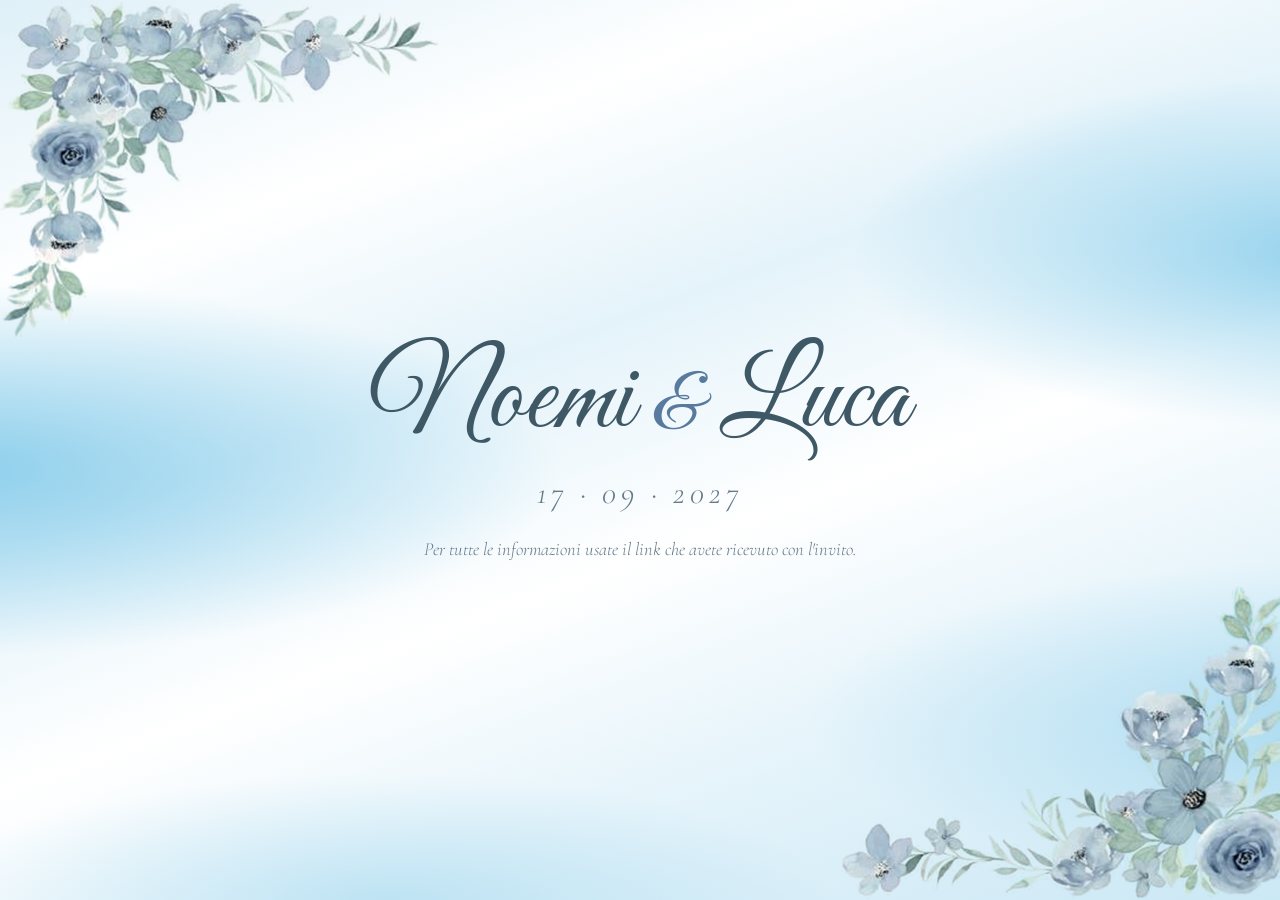
<file: index.html>
<!DOCTYPE html>
<html lang="it">
<head>
  <meta charset="UTF-8">
  <meta name="viewport" content="width=device-width, initial-scale=1.0">
  <meta name="robots" content="noindex, nofollow">
  <title>Noemi & Luca · 17 Settembre 2027</title>
  <meta name="theme-color" content="#f5fafd">
  <link rel="icon" href="data:image/svg+xml,<svg xmlns='http://www.w3.org/2000/svg' viewBox='0 0 100 100'><text y='.9em' font-size='90'>💍</text></svg>">
  <link rel="preconnect" href="https://fonts.googleapis.com">
  <link rel="preconnect" href="https://fonts.gstatic.com" crossorigin>
  <link href="https://fonts.googleapis.com/css2?family=Cormorant+Garamond:ital,wght@0,400;1,400&family=Great+Vibes&family=Jost:wght@300&display=swap" rel="stylesheet">
  <style>
    * { box-sizing: border-box; margin: 0; padding: 0; }
    body {
      min-height: 100vh; display: grid; place-items: center; text-align: center; padding: 2rem;
      font-family: "Jost", system-ui, sans-serif; font-weight: 300; color: #3e5866;
      background: #f5fafd;
    }
    body::before {
      content: ""; position: fixed; top: 0; left: 0; width: 100%; height: 100vh; height: 100lvh; z-index: -1; pointer-events: none; transform: translateZ(0);
      background:
        radial-gradient(ellipse 70% 30% at -5% 52%, rgba(120, 198, 232, .85), transparent 70%),
        radial-gradient(ellipse 55% 28% at 105% 28%, rgba(120, 198, 232, .8), transparent 70%),
        radial-gradient(ellipse 60% 25% at 105% 80%, rgba(140, 206, 236, .6), transparent 70%),
        radial-gradient(ellipse 50% 20% at 30% 100%, rgba(150, 210, 236, .5), transparent 70%),
        linear-gradient(160deg, #dff0f8 0%, #ffffff 22%, #e4f3fa 40%, #ffffff 58%, #e8f5fb 74%, #cbe8f5 100%);
    }
    .fiori { position: fixed; width: clamp(180px, 52vw, 440px); pointer-events: none; z-index: -1; }
    .fiori--tl { top: 0; left: 0; }
    .fiori--br { bottom: 0; right: 0; }
    h1 { font-family: "Great Vibes", cursive; font-weight: 400; font-size: clamp(3.5rem, 14vw, 7rem); line-height: 1.1; }
    h1 span { color: #587a9e; font-size: .7em; }
    .date { font-family: "Cormorant Garamond", Georgia, serif; font-size: clamp(1.4rem, 5vw, 2rem); letter-spacing: .15em; margin: .6rem 0 1.6rem; }
    p { color: #647a88; font-style: italic; font-family: "Cormorant Garamond", Georgia, serif; font-size: 1.15rem; }
  </style>
</head>
<body>
  <img class="fiori fiori--tl" src="assets/fiori-tl.png" alt="" aria-hidden="true">
  <img class="fiori fiori--br" src="assets/fiori-mr.png" alt="" aria-hidden="true">
  <main>
    <h1>Noemi <span>&amp;</span> Luca</h1>
    <p class="date">17 · 09 · 2027</p>
    <p>Per tutte le informazioni usate il link che avete ricevuto con l'invito.</p>
  </main>
</body>
</html>
</file>
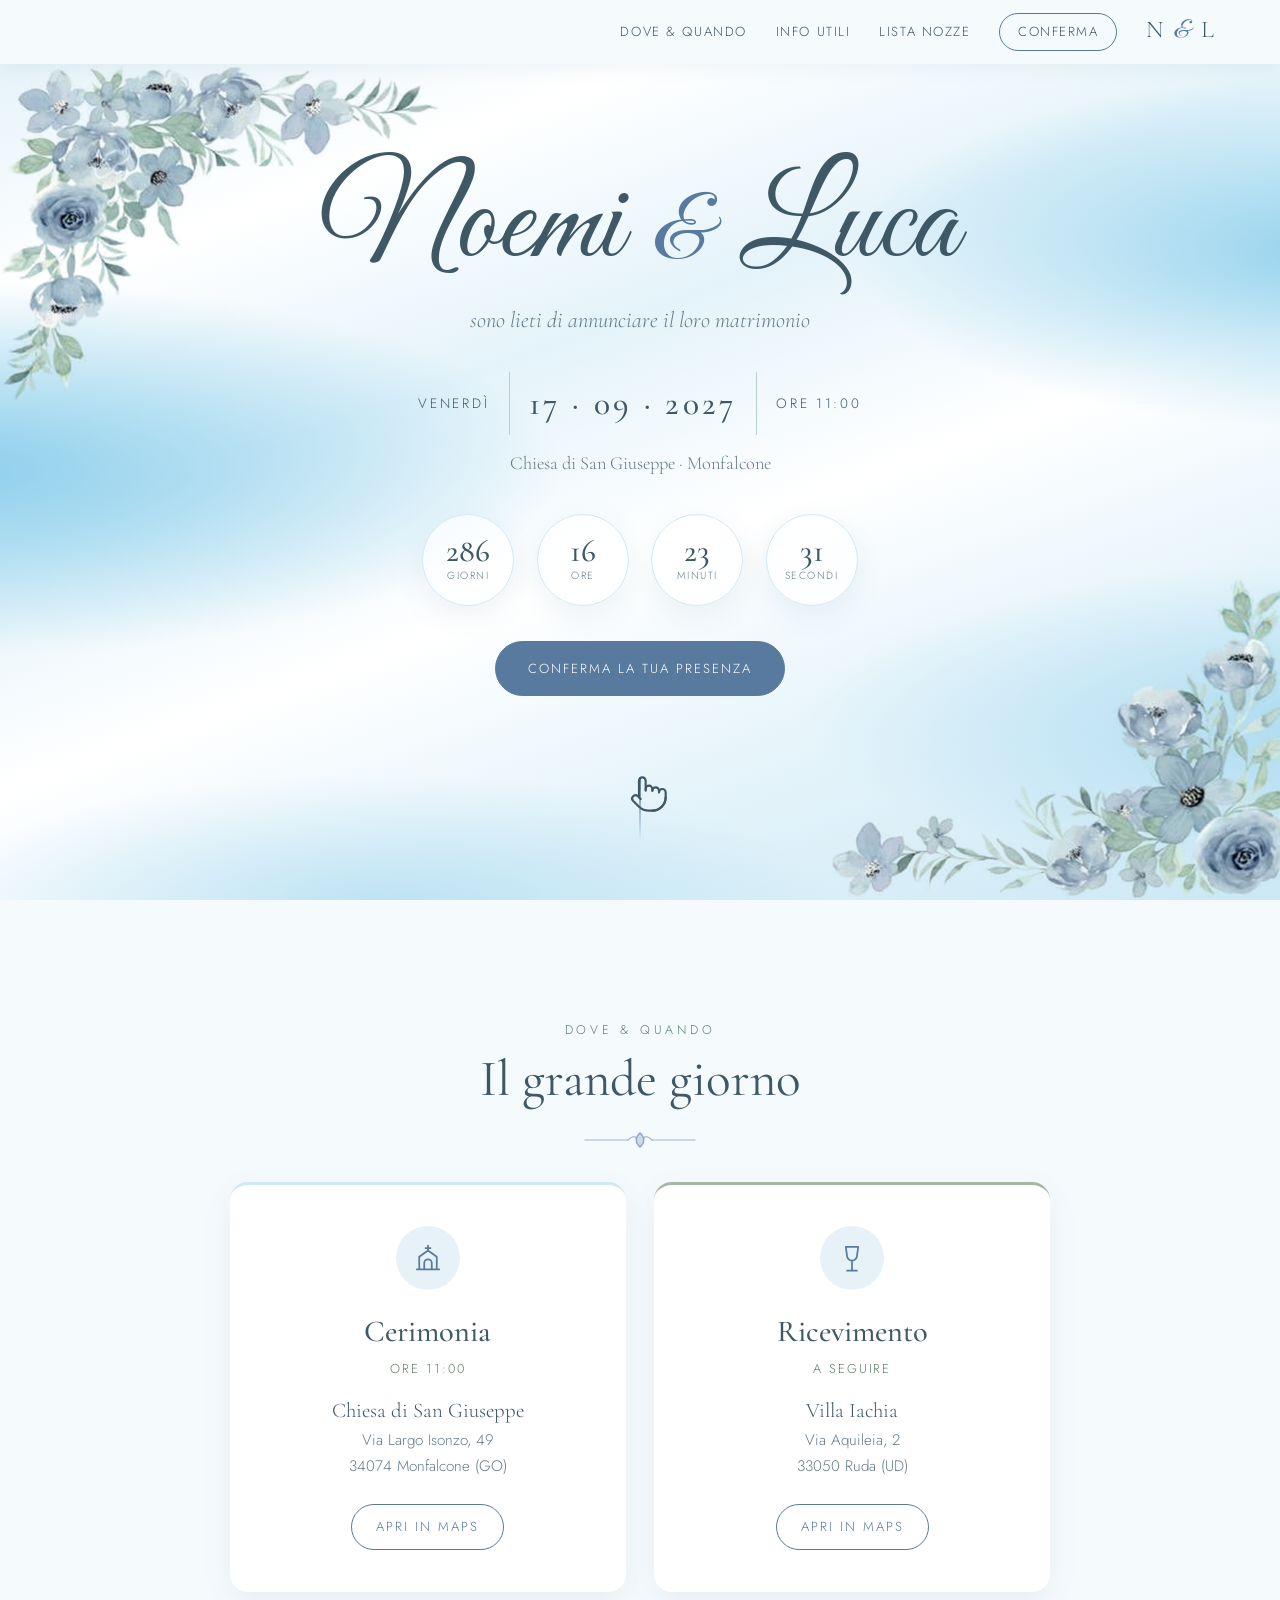
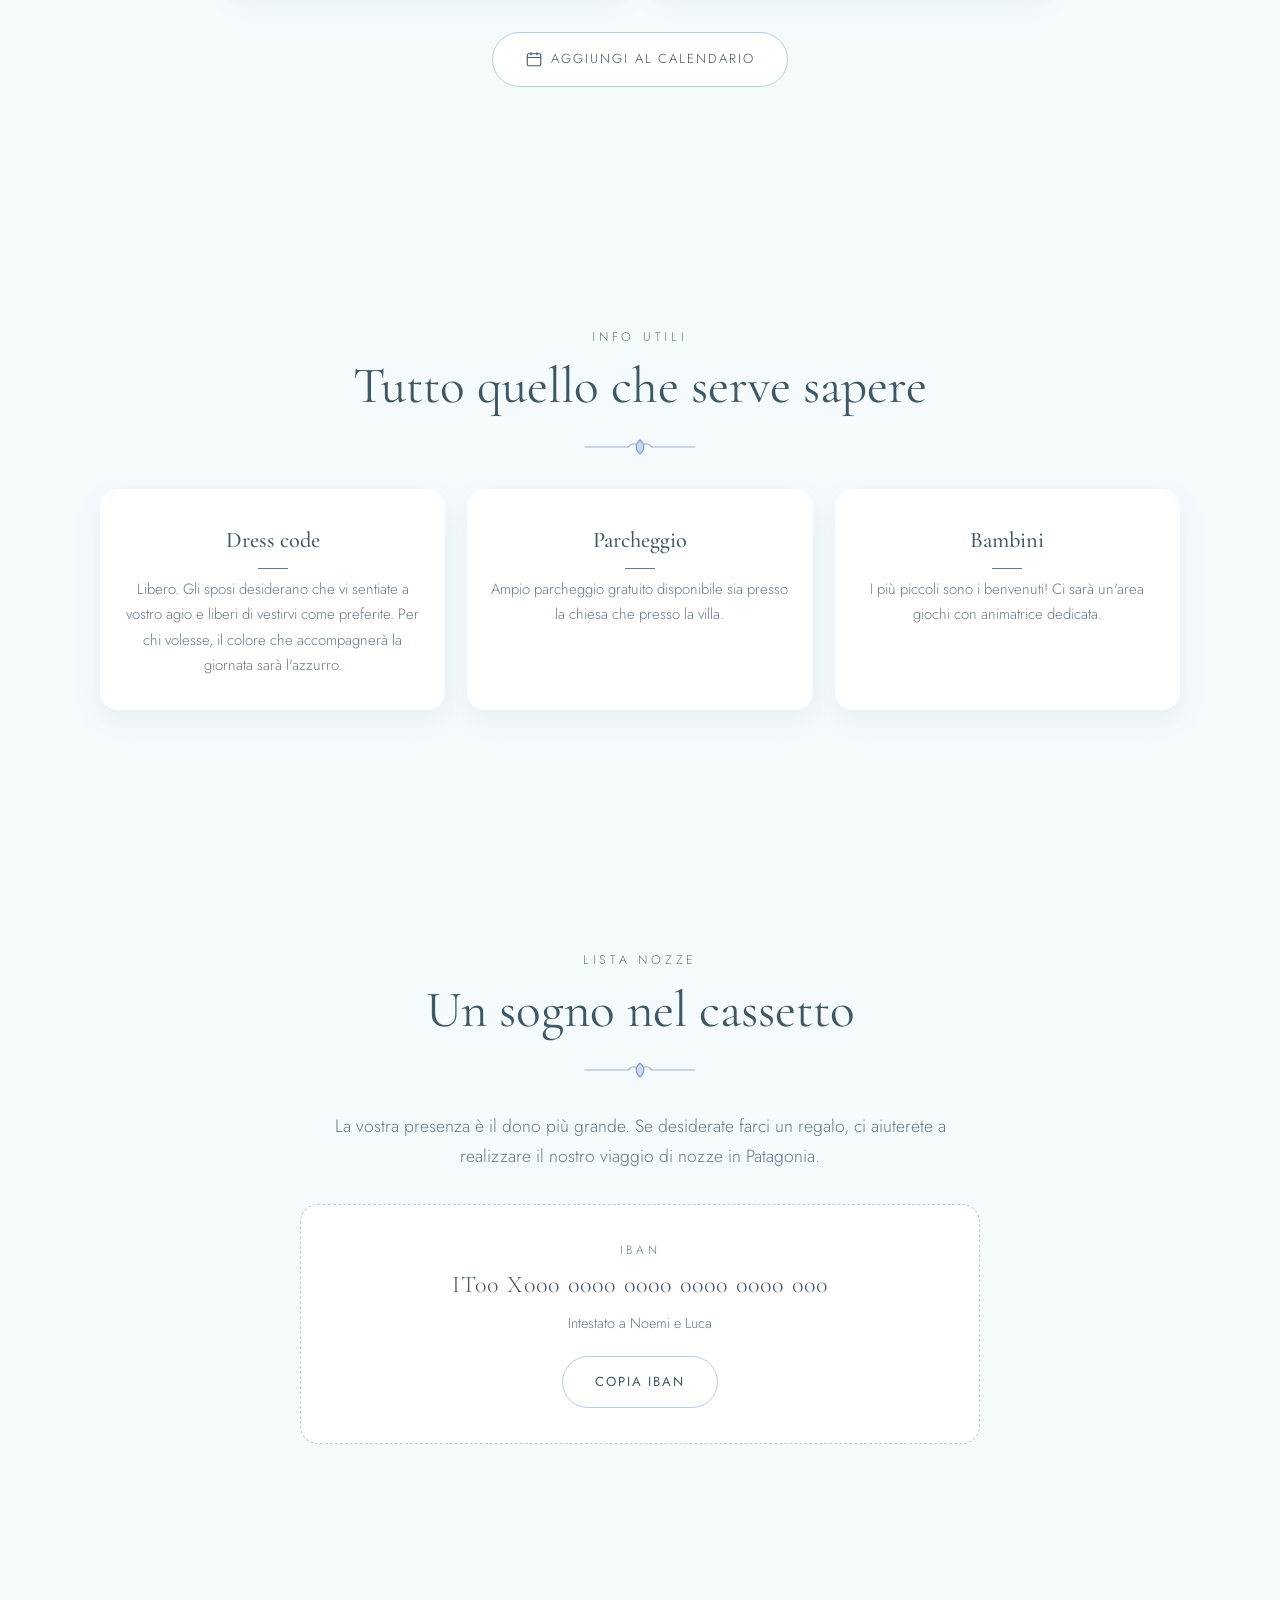
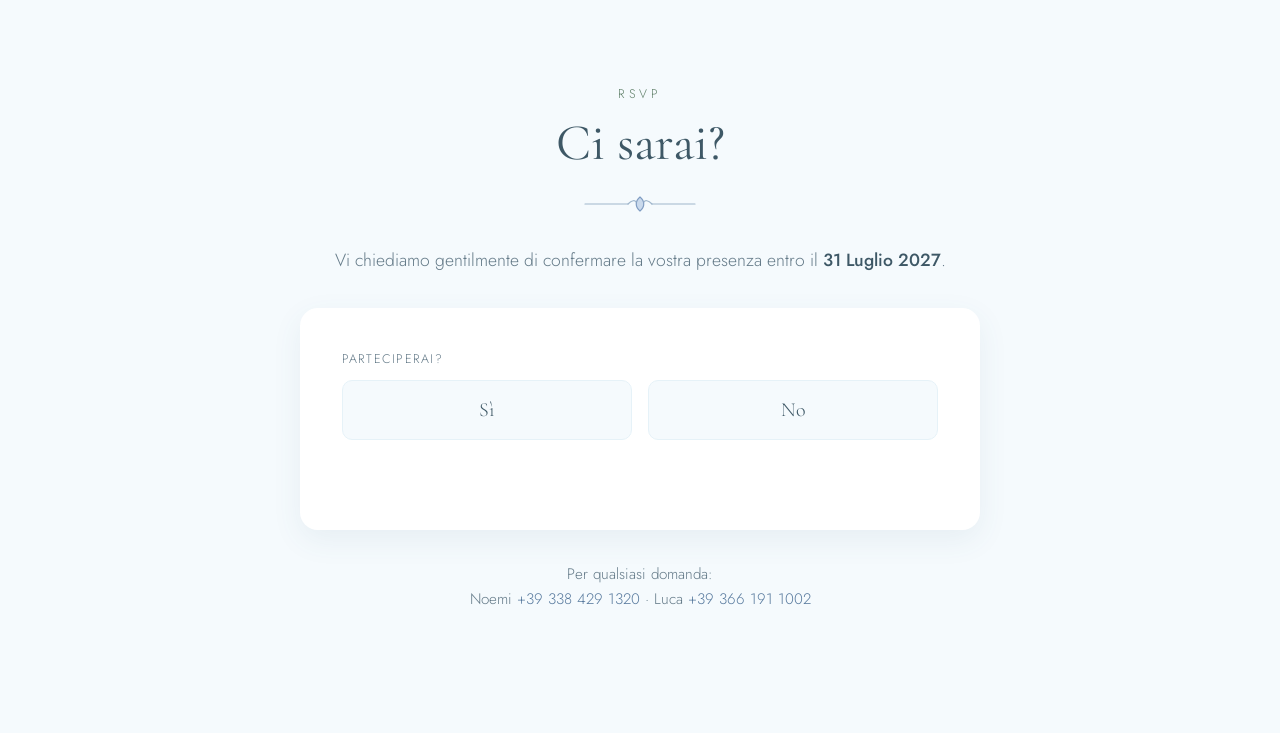
<file: c5f4a5kf/index.html>
<!DOCTYPE html>
<html lang="it">
<head>
  <meta charset="UTF-8">
  <meta name="viewport" content="width=device-width, initial-scale=1.0">
  <meta name="robots" content="noindex, nofollow">
  <meta name="referrer" content="no-referrer">
  <title>Noemi & Luca · 17 Settembre 2027</title>
  <meta name="description" content="Siete invitati al matrimonio di Noemi e Luca. Tutte le informazioni su cerimonia, ricevimento e conferma presenza.">
  <meta property="og:title" content="Noemi & Luca si sposano">
  <meta property="og:description" content="17 Settembre 2027 · Tutte le informazioni sul nostro giorno speciale">
  <meta name="theme-color" content="#f5fafd">
  <link rel="icon" href="data:image/svg+xml,<svg xmlns='http://www.w3.org/2000/svg' viewBox='0 0 100 100'><text y='.9em' font-size='90'>💍</text></svg>">
  <link rel="preconnect" href="https://fonts.googleapis.com">
  <link rel="preconnect" href="https://fonts.gstatic.com" crossorigin>
  <link href="https://fonts.googleapis.com/css2?family=Cormorant+Garamond:ital,wght@0,400;0,500;0,600;1,400&family=Great+Vibes&family=Jost:wght@300;400;500&display=swap" rel="stylesheet">
  <link rel="stylesheet" href="assets/style.css?v=17">
</head>
<body>

  <!-- NAV -->
  <header class="nav" id="nav">
    <a href="#home" class="nav__logo">N <span>&amp;</span> L</a>
    <button class="nav__toggle" id="navToggle" aria-label="Apri menu" aria-expanded="false">
      <span></span><span></span>
    </button>
    <nav class="nav__links" id="navLinks">
      <a href="#dove">Dove &amp; quando</a>
      <a href="#info">Info utili</a>
      <a href="#regalo">Lista nozze</a>
      <a href="#rsvp" class="nav__cta">Conferma</a>
    </nav>
  </header>

  <!-- HERO -->
  <section class="hero" id="home">
    <img class="hero__floral hero__floral--tl" src="assets/fiori-tl.png" alt="" aria-hidden="true">
    <img class="hero__floral hero__floral--br" src="assets/fiori-mr.png" alt="" aria-hidden="true">

    <div class="hero__content reveal">
      <h1 class="hero__names">Noemi <span>&amp;</span> Luca</h1>
      <p class="hero__sub">sono lieti di annunciare il loro matrimonio</p>
      <div class="hero__date">
        <span>Venerdì</span>
        <strong>17 · 09 · 2027</strong>
        <span>ore 11:00</span>
      </div>
      <p class="hero__place">Chiesa di San Giuseppe · Monfalcone</p>

      <div class="countdown" id="countdown" aria-label="Conto alla rovescia">
        <div><b id="cd-d">0</b><small>giorni</small></div>
        <div><b id="cd-h">0</b><small>ore</small></div>
        <div><b id="cd-m">0</b><small>minuti</small></div>
        <div><b id="cd-s">0</b><small>secondi</small></div>
      </div>

      <a href="#rsvp" class="btn">Conferma la tua presenza</a>
    </div>

    <a href="#dove" class="hero__scroll" aria-label="Scorri giù">
      <span class="hero__trail"></span>
      <svg class="hero__hand" viewBox="0 0 24 24" aria-hidden="true"><path d="M22 14a8 8 0 0 1-8 8"/><path d="M18 11v-1a2 2 0 0 0-2-2a2 2 0 0 0-2 2"/><path d="M14 10V9a2 2 0 0 0-2-2a2 2 0 0 0-2 2v1"/><path d="M10 9.5V4a2 2 0 0 0-2-2a2 2 0 0 0-2 2v10"/><path d="M18 11a2 2 0 1 1 4 0v3a8 8 0 0 1-8 8h-2c-2.8 0-4.5-.86-5.99-2.34l-3.6-3.6a2 2 0 0 1 2.83-2.82L7 15"/></svg>
    </a>
  </section>

  <!-- DOVE & QUANDO -->
  <section class="section section--tint" id="dove">
    <div class="container reveal">
      <p class="eyebrow">Dove &amp; quando</p>
      <h2 class="title">Il grande giorno</h2>
      <div class="divider"><svg viewBox="0 0 120 20" aria-hidden="true"><use href="#leafline"/></svg></div>

      <div class="cards">
        <article class="card">
          <div class="card__icon">
            <svg viewBox="0 0 24 24" aria-hidden="true"><path d="M12 2v4M10 4h4M5 21V11l7-5 7 5v10M9 21v-5a3 3 0 0 1 6 0v5M3 21h18"/></svg>
          </div>
          <h3>Cerimonia</h3>
          <p class="card__time">ore 11:00</p>
          <p class="card__place">Chiesa di San Giuseppe</p>
          <p class="card__addr">Via Largo Isonzo, 49<br>34074 Monfalcone (GO)</p>
          <a class="btn btn--ghost" href="https://maps.google.com/?q=Chiesa+di+San+Giuseppe+Largo+Isonzo+Monfalcone" target="_blank" rel="noopener">Apri in Maps</a>
        </article>

        <article class="card">
          <div class="card__icon">
            <svg viewBox="0 0 24 24" aria-hidden="true"><path d="M8 22h8M12 15v7M7 3h10l-1 7a4 4 0 0 1-8 0L7 3z"/></svg>
          </div>
          <h3>Ricevimento</h3>
          <p class="card__time">a seguire</p>
          <p class="card__place">Villa Iachia</p>
          <p class="card__addr">Via Aquileia, 2<br>33050 Ruda (UD)</p>
          <a class="btn btn--ghost" href="https://maps.google.com/?q=Villa+Iachia+Via+Aquileia+2+Ruda" target="_blank" rel="noopener">Apri in Maps</a>
        </article>
      </div>

      <div class="calendar-cta">
        <a class="btn btn--soft" href="#" id="addToCalendar">
          <svg viewBox="0 0 24 24" aria-hidden="true"><rect x="3" y="5" width="18" height="16" rx="2"/><path d="M3 10h18M8 3v4M16 3v4"/></svg>
          Aggiungi al calendario
        </a>
      </div>
    </div>
  </section>

  <!-- INFO UTILI -->
  <section class="section section--tint" id="info">
    <div class="container reveal">
      <p class="eyebrow">Info utili</p>
      <h2 class="title">Tutto quello che serve sapere</h2>
      <div class="divider"><svg viewBox="0 0 120 20" aria-hidden="true"><use href="#leafline"/></svg></div>

      <div class="info-grid">
        <div class="info">
          <h3>Dress code</h3>
          <p>Libero. Gli sposi desiderano che vi sentiate a vostro agio e liberi di vestirvi come preferite. Per chi volesse, il colore che accompagnerà la giornata sarà l'azzurro.</p>
        </div>
        <div class="info">
          <h3>Parcheggio</h3>
          <p>Ampio parcheggio gratuito disponibile sia presso la chiesa che presso la villa.</p>
        </div>
        <div class="info">
          <h3>Bambini</h3>
          <p>I più piccoli sono i benvenuti! Ci sarà un'area giochi con animatrice dedicata.</p>
        </div>
      </div>
    </div>
  </section>

  <!-- REGALO -->
  <section class="section" id="regalo">
    <div class="container narrow reveal">
      <p class="eyebrow">Lista nozze</p>
      <h2 class="title">Un sogno nel cassetto</h2>
      <div class="divider"><svg viewBox="0 0 120 20" aria-hidden="true"><use href="#leafline"/></svg></div>
      <p class="lead">
        La vostra presenza è il dono più grande. Se desiderate farci un regalo,
        ci aiuterete a realizzare il nostro viaggio di nozze in Patagonia.
      </p>
      <div class="gift">
        <p class="gift__label">IBAN</p>
        <p class="gift__iban" id="iban">IT00 X000 0000 0000 0000 0000 000</p>
        <p class="gift__owner">Intestato a Noemi e Luca</p>
        <button class="btn btn--soft" id="copyIban" type="button">Copia IBAN</button>
      </div>
    </div>
  </section>

  <!-- RSVP -->
  <section class="section section--rsvp" id="rsvp">
    <div class="container narrow reveal">
      <p class="eyebrow">RSVP</p>
      <h2 class="title">Ci sarai?</h2>
      <div class="divider"><svg viewBox="0 0 120 20" aria-hidden="true"><use href="#leafline"/></svg></div>
      <p class="lead">Vi chiediamo gentilmente di confermare la vostra presenza entro il <strong>31 Luglio 2027</strong>.</p>

      <form class="rsvp" id="rsvpForm">
        <fieldset class="choice">
          <legend>Parteciperai?</legend>
          <div class="choice__opts">
            <label><input type="radio" name="presenza" value="Sì" required><span>Sì</span></label>
            <label><input type="radio" name="presenza" value="No"><span>No</span></label>
          </div>
        </fieldset>

        <div class="rsvp__step" id="stepPersone" hidden>
          <div class="field">
            <label for="ospiti">Quante persone?</label>
            <select id="ospiti" name="ospiti" required>
              <option value="" selected disabled>Seleziona</option>
              <option>1</option><option>2</option><option>3</option><option>4</option><option>5</option>
              <option>6</option><option>7</option><option>8</option><option>9</option><option>10</option>
            </select>
          </div>
        </div>

        <div class="rsvp__step" id="stepDettagli" hidden>
          <div id="nomi"></div>
          <div class="field" id="notaPerBox" hidden>
            <label for="notaPer">La nota riguarda:</label>
            <select id="notaPer"></select>
          </div>

          <div class="field">
            <label for="nota1" id="noteLabel">Intolleranze, allergie o un messaggio per noi</label>
            <div id="noteBox"></div>
          </div>
          <button class="btn" type="submit">Invia conferma</button>
        </div>

        <input type="hidden" name="invito" value="completo">
        <input class="hp" type="text" name="sito" tabindex="-1" autocomplete="off" aria-hidden="true">
        <p class="rsvp__msg" id="rsvpMsg" role="status"></p>
      </form>

      <p class="contacts">
        Per qualsiasi domanda:<br>
        Noemi <a href="tel:+393384291320">+39 338 429 1320</a> · Luca <a href="tel:+393661911002">+39 366 191 1002</a>
      </p>
    </div>
  </section>

  <!-- SVG sprites -->
  <svg width="0" height="0" style="position:absolute" aria-hidden="true">
    <defs>
      <g id="floral" fill="none" stroke-linecap="round">
        <path d="M10 190 C 50 140, 80 110, 150 30" stroke="#9db59c" stroke-width="2"/>
        <path d="M40 150 C 20 140, 15 120, 25 105 C 40 115, 45 135, 40 150Z" fill="#bccfbb" />
        <path d="M60 128 C 75 110, 95 108, 105 115 C 95 130, 75 135, 60 128Z" fill="#a7bea6" />
        <path d="M85 98 C 70 80, 72 62, 82 52 C 95 66, 95 85, 85 98Z" fill="#bccfbb" />
        <path d="M110 70 C 125 55, 142 55, 150 62 C 140 75, 122 78, 110 70Z" fill="#a7bea6" />
        <circle cx="150" cy="30" r="14" fill="#a9bfdc"/>
        <circle cx="150" cy="30" r="8" fill="#7f9cc2"/>
        <circle cx="30" cy="100" r="9" fill="#c9d9ec"/>
        <circle cx="30" cy="100" r="4" fill="#8fa8c8"/>
        <circle cx="118" cy="110" r="7" fill="#a9bfdc"/>
      </g>
      <g id="leafline" fill="none" stroke="#9fb6cc" stroke-width="1.2" stroke-linecap="round">
        <path d="M5 10 H48 M72 10 H115"/>
        <path d="M60 3 C 55 7, 55 13, 60 17 C 65 13, 65 7, 60 3Z" fill="#c9d9ec" stroke="#7f9cc2"/>
        <path d="M48 10 C 52 6, 55 6, 56 8 M72 10 C 68 6, 65 6, 64 8"/>
      </g>
    </defs>
  </svg>

  <script src="assets/script.js?v=12"></script>
</body>
</html>
</file>
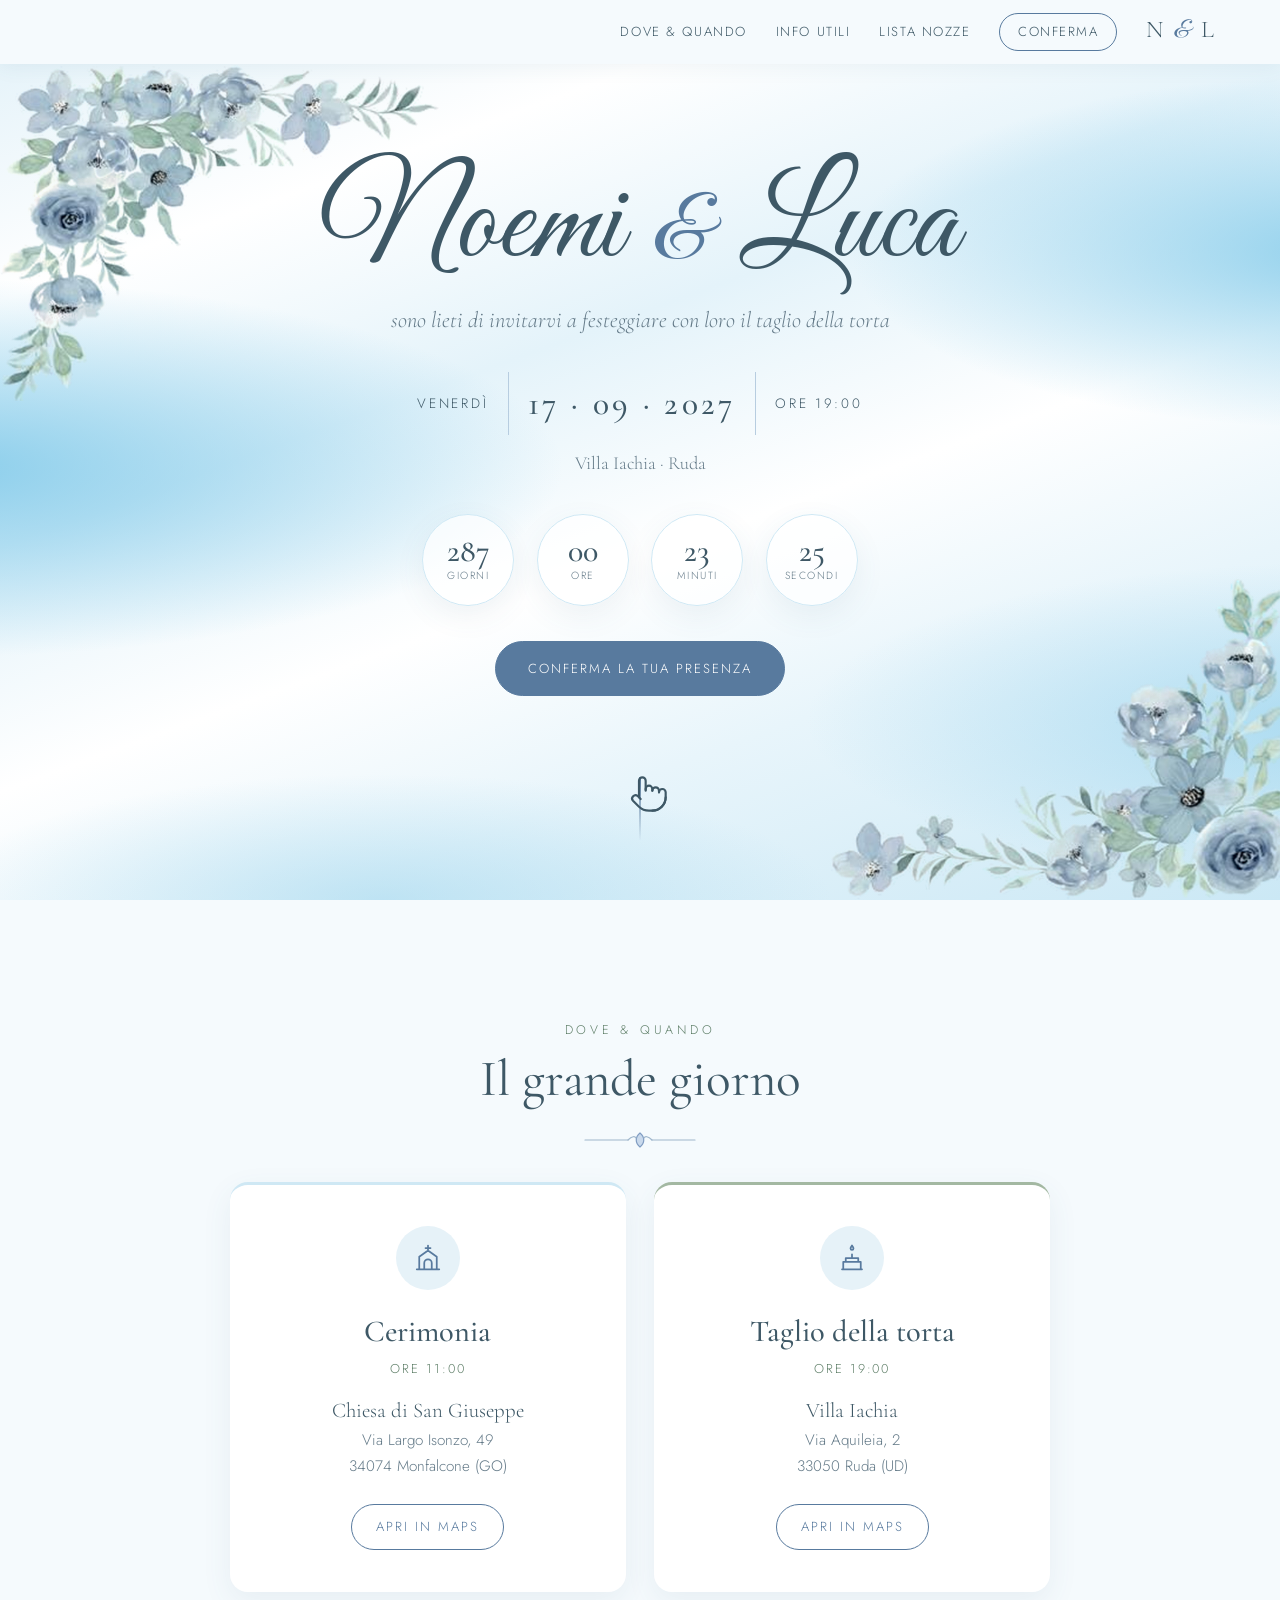
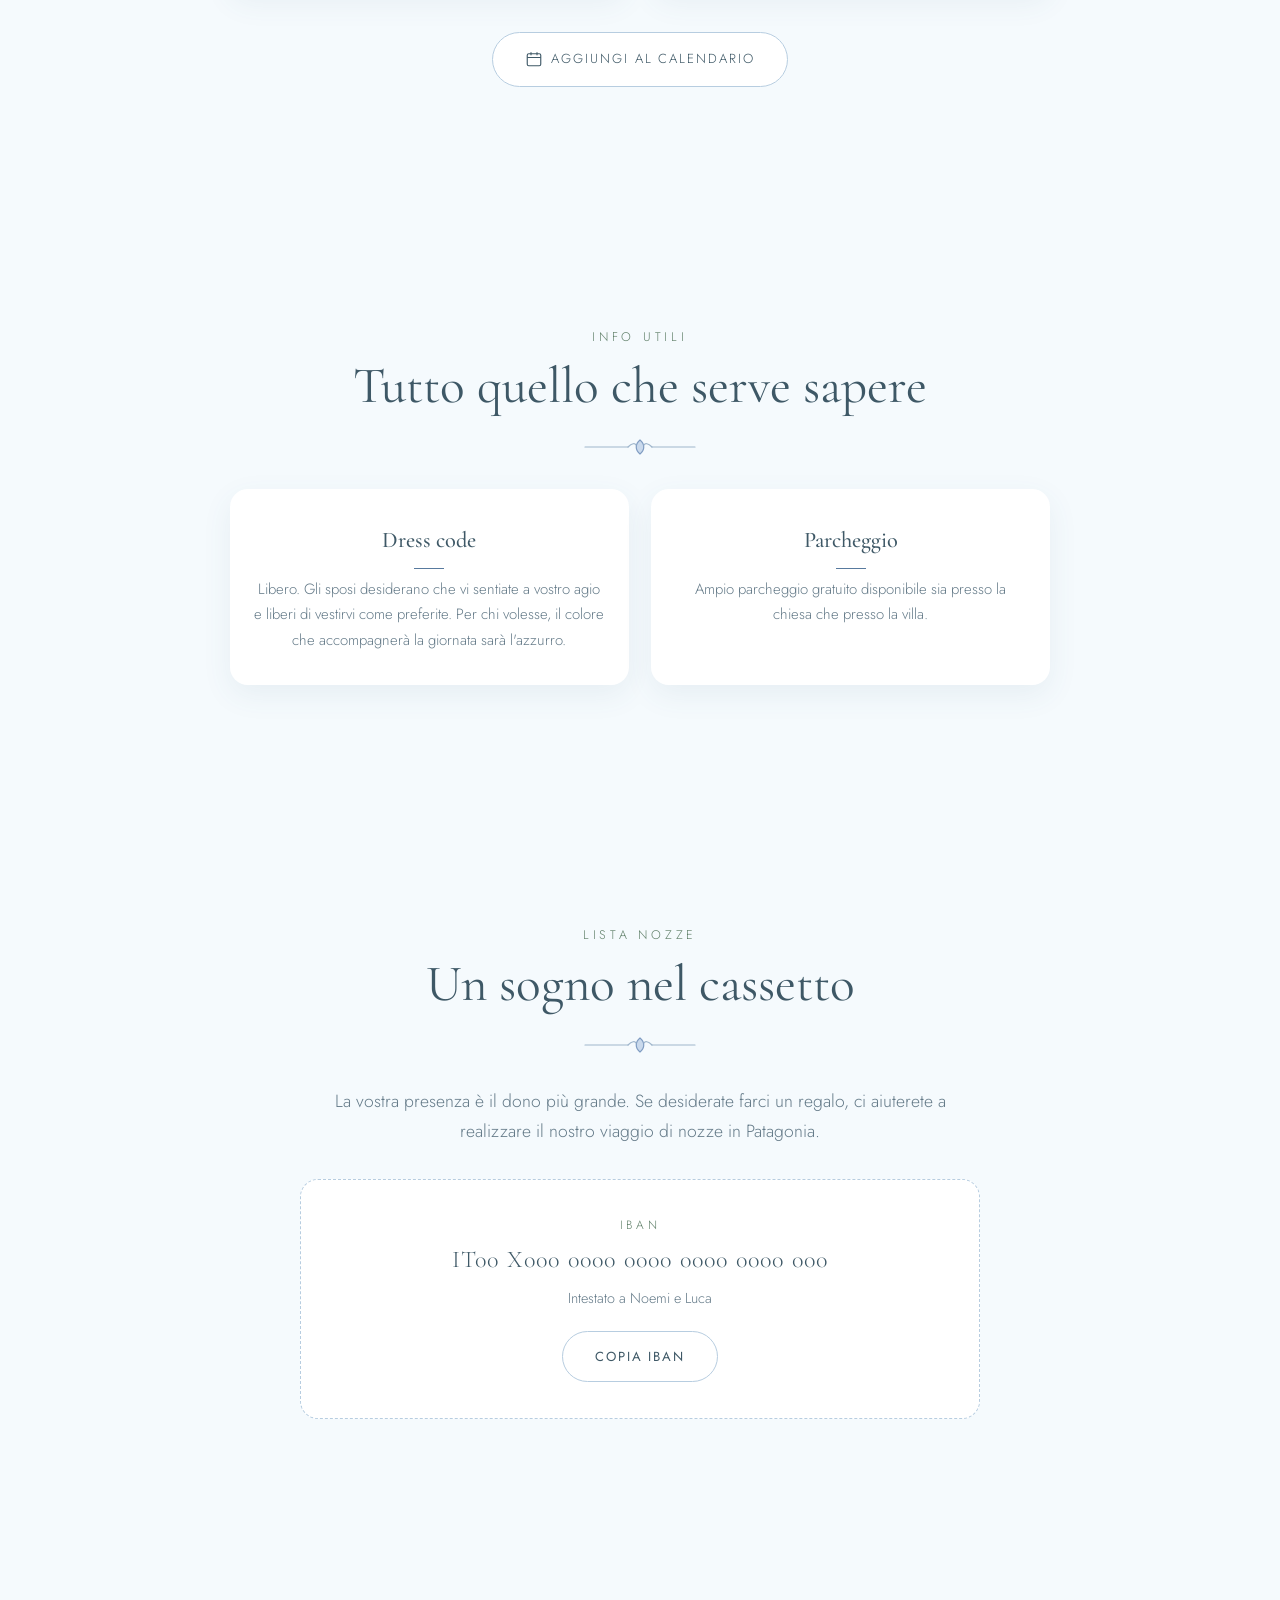
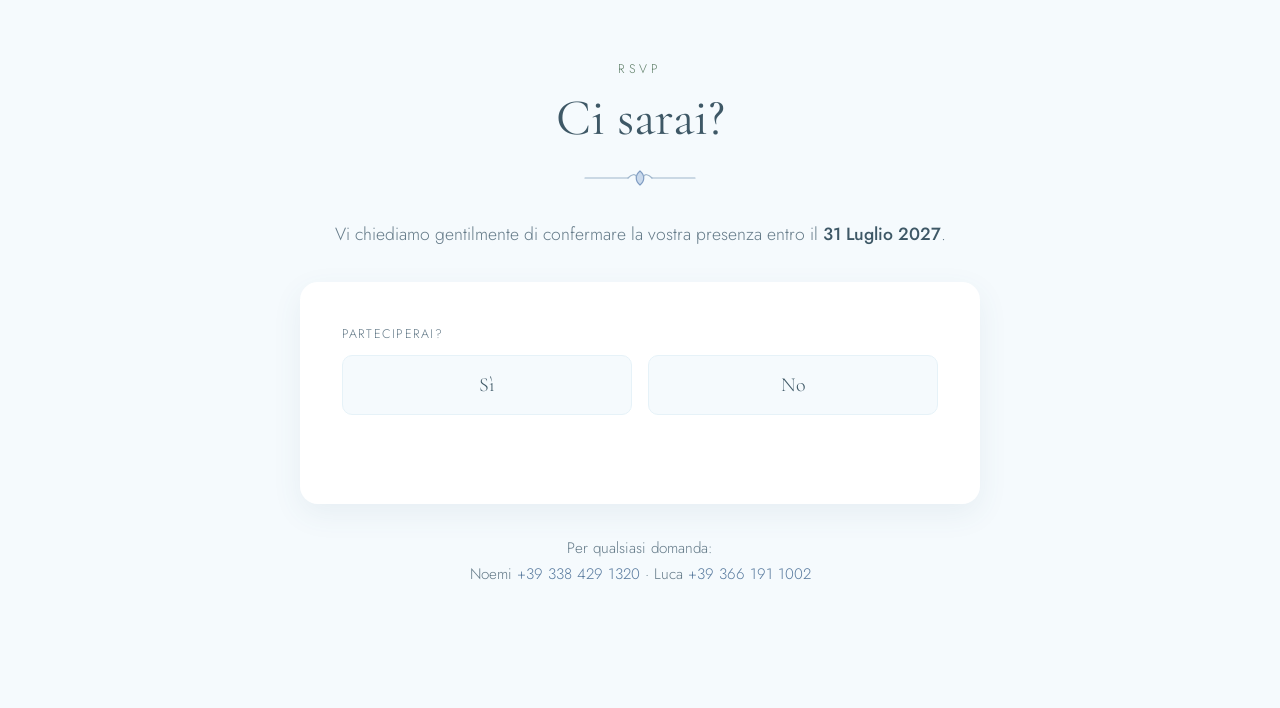
<file: yxs48nqc/index.html>
<!DOCTYPE html>
<html lang="it">
<head>
  <meta charset="UTF-8">
  <meta name="viewport" content="width=device-width, initial-scale=1.0">
  <meta name="robots" content="noindex, nofollow">
  <meta name="referrer" content="no-referrer">
  <title>Noemi & Luca · 17 Settembre 2027</title>
  <meta name="description" content="Noemi e Luca vi invitano a festeggiare con loro il taglio della torta. Tutte le informazioni e la conferma presenza.">
  <meta property="og:title" content="Noemi & Luca si sposano">
  <meta property="og:description" content="17 Settembre 2027 · Festeggiamo insieme il taglio della torta">
  <meta name="theme-color" content="#f5fafd">
  <link rel="icon" href="data:image/svg+xml,<svg xmlns='http://www.w3.org/2000/svg' viewBox='0 0 100 100'><text y='.9em' font-size='90'>💍</text></svg>">
  <link rel="preconnect" href="https://fonts.googleapis.com">
  <link rel="preconnect" href="https://fonts.gstatic.com" crossorigin>
  <link href="https://fonts.googleapis.com/css2?family=Cormorant+Garamond:ital,wght@0,400;0,500;0,600;1,400&family=Great+Vibes&family=Jost:wght@300;400;500&display=swap" rel="stylesheet">
  <link rel="stylesheet" href="assets/style.css?v=18">
</head>
<body>

  <!-- NAV -->
  <header class="nav" id="nav">
    <a href="#home" class="nav__logo">N <span>&amp;</span> L</a>
    <button class="nav__toggle" id="navToggle" aria-label="Apri menu" aria-expanded="false">
      <span></span><span></span>
    </button>
    <nav class="nav__links" id="navLinks">
      <a href="#dove">Dove &amp; quando</a>
      <a href="#info">Info utili</a>
      <a href="#regalo">Lista nozze</a>
      <a href="#rsvp" class="nav__cta">Conferma</a>
    </nav>
  </header>

  <!-- HERO -->
  <section class="hero" id="home">
    <img class="hero__floral hero__floral--tl" src="assets/fiori-tl.png" alt="" aria-hidden="true">
    <img class="hero__floral hero__floral--br" src="assets/fiori-mr.png" alt="" aria-hidden="true">

    <div class="hero__content reveal">
      <h1 class="hero__names">Noemi <span>&amp;</span> Luca</h1>
      <p class="hero__sub">sono lieti di invitarvi a festeggiare con loro il taglio della torta</p>
      <div class="hero__date">
        <span>Venerdì</span>
        <strong>17 · 09 · 2027</strong>
        <span>ore 19:00</span>
      </div>
      <p class="hero__place">Villa Iachia · Ruda</p>

      <div class="countdown" id="countdown" aria-label="Conto alla rovescia">
        <div><b id="cd-d">0</b><small>giorni</small></div>
        <div><b id="cd-h">0</b><small>ore</small></div>
        <div><b id="cd-m">0</b><small>minuti</small></div>
        <div><b id="cd-s">0</b><small>secondi</small></div>
      </div>

      <a href="#rsvp" class="btn">Conferma la tua presenza</a>
    </div>

    <a href="#dove" class="hero__scroll" aria-label="Scorri giù">
      <span class="hero__trail"></span>
      <svg class="hero__hand" viewBox="0 0 24 24" aria-hidden="true"><path d="M22 14a8 8 0 0 1-8 8"/><path d="M18 11v-1a2 2 0 0 0-2-2a2 2 0 0 0-2 2"/><path d="M14 10V9a2 2 0 0 0-2-2a2 2 0 0 0-2 2v1"/><path d="M10 9.5V4a2 2 0 0 0-2-2a2 2 0 0 0-2 2v10"/><path d="M18 11a2 2 0 1 1 4 0v3a8 8 0 0 1-8 8h-2c-2.8 0-4.5-.86-5.99-2.34l-3.6-3.6a2 2 0 0 1 2.83-2.82L7 15"/></svg>
    </a>
  </section>

  <!-- DOVE & QUANDO -->
  <section class="section section--tint" id="dove">
    <div class="container reveal">
      <p class="eyebrow">Dove &amp; quando</p>
      <h2 class="title">Il grande giorno</h2>
      <div class="divider"><svg viewBox="0 0 120 20" aria-hidden="true"><use href="#leafline"/></svg></div>

      <div class="cards">
        <article class="card">
          <div class="card__icon">
            <svg viewBox="0 0 24 24" aria-hidden="true"><path d="M12 2v4M10 4h4M5 21V11l7-5 7 5v10M9 21v-5a3 3 0 0 1 6 0v5M3 21h18"/></svg>
          </div>
          <h3>Cerimonia</h3>
          <p class="card__time">ore 11:00</p>
          <p class="card__place">Chiesa di San Giuseppe</p>
          <p class="card__addr">Via Largo Isonzo, 49<br>34074 Monfalcone (GO)</p>
          <a class="btn btn--ghost" href="https://maps.google.com/?q=Chiesa+di+San+Giuseppe+Largo+Isonzo+Monfalcone" target="_blank" rel="noopener">Apri in Maps</a>
        </article>

        <article class="card">
          <div class="card__icon">
            <svg viewBox="0 0 24 24" aria-hidden="true"><path d="M4 21h16M5 21v-6h14v6M7 15v-3h10v3M12 12V9M12 5.5c.8 0 1.2-.7 1.2-1.3S12 2 12 2s-1.2 1.6-1.2 2.2.4 1.3 1.2 1.3z"/></svg>
          </div>
          <h3>Taglio della torta</h3>
          <p class="card__time">ore 19:00</p>
          <p class="card__place">Villa Iachia</p>
          <p class="card__addr">Via Aquileia, 2<br>33050 Ruda (UD)</p>
          <a class="btn btn--ghost" href="https://maps.google.com/?q=Villa+Iachia+Via+Aquileia+2+Ruda" target="_blank" rel="noopener">Apri in Maps</a>
        </article>
      </div>

      <div class="calendar-cta">
        <a class="btn btn--soft" href="#" id="addToCalendar">
          <svg viewBox="0 0 24 24" aria-hidden="true"><rect x="3" y="5" width="18" height="16" rx="2"/><path d="M3 10h18M8 3v4M16 3v4"/></svg>
          Aggiungi al calendario
        </a>
      </div>
    </div>
  </section>

  <!-- INFO UTILI -->
  <section class="section section--tint" id="info">
    <div class="container reveal">
      <p class="eyebrow">Info utili</p>
      <h2 class="title">Tutto quello che serve sapere</h2>
      <div class="divider"><svg viewBox="0 0 120 20" aria-hidden="true"><use href="#leafline"/></svg></div>

      <div class="info-grid">
        <div class="info">
          <h3>Dress code</h3>
          <p>Libero. Gli sposi desiderano che vi sentiate a vostro agio e liberi di vestirvi come preferite. Per chi volesse, il colore che accompagnerà la giornata sarà l'azzurro.</p>
        </div>
        <div class="info">
          <h3>Parcheggio</h3>
          <p>Ampio parcheggio gratuito disponibile sia presso la chiesa che presso la villa.</p>
        </div>
      </div>
    </div>
  </section>

  <!-- REGALO -->
  <section class="section" id="regalo">
    <div class="container narrow reveal">
      <p class="eyebrow">Lista nozze</p>
      <h2 class="title">Un sogno nel cassetto</h2>
      <div class="divider"><svg viewBox="0 0 120 20" aria-hidden="true"><use href="#leafline"/></svg></div>
      <p class="lead">
        La vostra presenza è il dono più grande. Se desiderate farci un regalo,
        ci aiuterete a realizzare il nostro viaggio di nozze in Patagonia.
      </p>
      <div class="gift">
        <p class="gift__label">IBAN</p>
        <p class="gift__iban" id="iban">IT00 X000 0000 0000 0000 0000 000</p>
        <p class="gift__owner">Intestato a Noemi e Luca</p>
        <button class="btn btn--soft" id="copyIban" type="button">Copia IBAN</button>
      </div>
    </div>
  </section>

  <!-- RSVP -->
  <section class="section section--rsvp" id="rsvp">
    <div class="container narrow reveal">
      <p class="eyebrow">RSVP</p>
      <h2 class="title">Ci sarai?</h2>
      <div class="divider"><svg viewBox="0 0 120 20" aria-hidden="true"><use href="#leafline"/></svg></div>
      <p class="lead">Vi chiediamo gentilmente di confermare la vostra presenza entro il <strong>31 Luglio 2027</strong>.</p>

      <form class="rsvp" id="rsvpForm">
        <fieldset class="choice">
          <legend>Parteciperai?</legend>
          <div class="choice__opts">
            <label><input type="radio" name="presenza" value="Sì" required><span>Sì</span></label>
            <label><input type="radio" name="presenza" value="No"><span>No</span></label>
          </div>
        </fieldset>

        <div class="rsvp__step" id="stepDettagli" hidden>
          <div class="field">
            <label for="nome">Nome e cognome</label>
            <input id="nome" name="nome" type="text" required autocomplete="name">
          </div>
          <div class="field">
            <label for="note" id="noteLabel">Intolleranze, allergie o un messaggio per noi</label>
            <textarea id="note" name="note" rows="3"></textarea>
          </div>
          <button class="btn" type="submit">Invia conferma</button>
        </div>

        <input type="hidden" name="invito" value="torta">
        <input class="hp" type="text" name="sito" tabindex="-1" autocomplete="off" aria-hidden="true">
        <p class="rsvp__msg" id="rsvpMsg" role="status"></p>
      </form>

      <p class="contacts">
        Per qualsiasi domanda:<br>
        Noemi <a href="tel:+393384291320">+39 338 429 1320</a> · Luca <a href="tel:+393661911002">+39 366 191 1002</a>
      </p>
    </div>
  </section>

  <!-- SVG sprites -->
  <svg width="0" height="0" style="position:absolute" aria-hidden="true">
    <defs>
      <g id="floral" fill="none" stroke-linecap="round">
        <path d="M10 190 C 50 140, 80 110, 150 30" stroke="#9db59c" stroke-width="2"/>
        <path d="M40 150 C 20 140, 15 120, 25 105 C 40 115, 45 135, 40 150Z" fill="#bccfbb" />
        <path d="M60 128 C 75 110, 95 108, 105 115 C 95 130, 75 135, 60 128Z" fill="#a7bea6" />
        <path d="M85 98 C 70 80, 72 62, 82 52 C 95 66, 95 85, 85 98Z" fill="#bccfbb" />
        <path d="M110 70 C 125 55, 142 55, 150 62 C 140 75, 122 78, 110 70Z" fill="#a7bea6" />
        <circle cx="150" cy="30" r="14" fill="#a9bfdc"/>
        <circle cx="150" cy="30" r="8" fill="#7f9cc2"/>
        <circle cx="30" cy="100" r="9" fill="#c9d9ec"/>
        <circle cx="30" cy="100" r="4" fill="#8fa8c8"/>
        <circle cx="118" cy="110" r="7" fill="#a9bfdc"/>
      </g>
      <g id="leafline" fill="none" stroke="#9fb6cc" stroke-width="1.2" stroke-linecap="round">
        <path d="M5 10 H48 M72 10 H115"/>
        <path d="M60 3 C 55 7, 55 13, 60 17 C 65 13, 65 7, 60 3Z" fill="#c9d9ec" stroke="#7f9cc2"/>
        <path d="M48 10 C 52 6, 55 6, 56 8 M72 10 C 68 6, 65 6, 64 8"/>
      </g>
    </defs>
  </svg>

  <script src="assets/script.js?v=11"></script>
</body>
</html>
</file>
<file: c5f4a5kf/assets/style.css>
/* ===== Palette azzurro polvere (dall'invito) ===== */
:root {
  --mist: #f5fafd;
  --ice: #e6f2f8;
  --sky: #cfe8f4;
  --dusty: #587a9e;
  --sage: #a3b8a2;
  --sage-dark: #5f7f68;
  --powder: #b7cde0;
  --ink: #3e5866;
  --ink-soft: #647a88;
  --white: #ffffff;

  --serif: "Cormorant Garamond", Georgia, serif;
  --script: "Great Vibes", cursive;
  --sans: "Jost", system-ui, sans-serif;

  --radius: 18px;
  --shadow: 0 10px 30px rgba(60, 100, 130, .08);
}

*, *::before, *::after { box-sizing: border-box; margin: 0; padding: 0; }
html { scroll-behavior: smooth; scroll-padding-top: 70px; }
body {
  font-family: var(--sans);
  font-weight: 300;
  color: var(--ink);
  background: var(--mist);
  line-height: 1.7;
  -webkit-font-smoothing: antialiased;
  overflow-x: hidden;
}
/* Sfondo acquerello come l'invito "Nozze": velature azzurre su bianco, in diagonale */
body::before {
  content: ""; position: fixed; top: 0; left: 0; width: 100%; height: 100vh; height: 100lvh; z-index: -1; pointer-events: none; transform: translateZ(0);
  background:
    radial-gradient(ellipse 70% 30% at -5% 52%, rgba(120, 198, 232, .85), transparent 70%),
    radial-gradient(ellipse 55% 28% at 105% 28%, rgba(120, 198, 232, .8), transparent 70%),
    radial-gradient(ellipse 60% 25% at 105% 80%, rgba(140, 206, 236, .6), transparent 70%),
    radial-gradient(ellipse 50% 20% at 30% 100%, rgba(150, 210, 236, .5), transparent 70%),
    linear-gradient(160deg, #dff0f8 0%, #ffffff 22%, #e4f3fa 40%, #ffffff 58%, #e8f5fb 74%, #cbe8f5 100%);
}
img, svg { display: block; max-width: 100%; }
a { color: var(--dusty); }

.container { width: min(1080px, 90%); margin-inline: auto; }
.narrow { width: min(680px, 90%); text-align: center; }

/* ===== NAV ===== */
.nav {
  position: fixed; inset: 0 0 auto 0; z-index: 50;
  display: flex; align-items: center; justify-content: space-between;
  padding: 1rem 5%;
  transition: background .4s, box-shadow .4s, padding .4s;
}
.nav.scrolled {
  background: rgba(245, 250, 253, .92);
  backdrop-filter: blur(8px);
  box-shadow: 0 2px 20px rgba(60, 100, 130, .06);
  padding-block: .6rem;
}
.nav__logo {
  font-family: var(--serif); font-size: 1.5rem; letter-spacing: .1em;
  color: var(--ink); text-decoration: none;
}
.nav__logo span { font-family: var(--script); color: var(--dusty); font-size: 1.6rem; }
.nav__links { display: flex; gap: 1.8rem; align-items: center; }
.nav__links a {
  color: var(--ink); text-decoration: none; font-size: .82rem;
  letter-spacing: .12em; text-transform: uppercase; position: relative;
}
.nav__links a:not(.nav__cta)::after {
  content: ""; position: absolute; left: 0; bottom: -4px; height: 1px; width: 0;
  background: var(--dusty); transition: width .3s;
}
.nav__links a:hover::after { width: 100%; }
.nav__cta {
  border: 1px solid var(--dusty); padding: .45rem 1.1rem; border-radius: 999px;
  transition: background .3s, color .3s;
}
.nav__cta:hover { background: var(--dusty); color: var(--white) !important; }
.nav__toggle { display: none; }
/* logo a destra, lontano dai fiori in alto a sinistra */
.nav { justify-content: flex-end; gap: 1.8rem; }
.nav__links { order: 1; }
.nav__logo { order: 2; }
.nav__toggle { order: 3; }
/* barra del menu sempre solida, altezza fissa */
:root { --nav-h: 64px; }
.nav, .nav.scrolled {
  height: var(--nav-h); padding-block: 0;
  background: var(--mist); box-shadow: 0 2px 20px rgba(60, 100, 130, .08); backdrop-filter: none;
}

/* ===== HERO ===== */
.hero {
  min-height: 100vh; min-height: 100svh;
  display: grid; place-items: center; text-align: center;
  position: relative; overflow: hidden;
  padding: 6rem 1.5rem 9.5rem; /* spazio in basso riservato alla mano */
  background: transparent;
}
.hero__floral { position: fixed; pointer-events: none; z-index: -1; height: auto; }
.hero__floral--tl { top: var(--nav-h); left: 0; width: clamp(180px, 52vw, 440px); }
.hero__floral--br { bottom: 0; right: 0; width: clamp(180px, 54vw, 450px); }
.hero > *:not(.hero__floral):not(.hero__scroll) { position: relative; z-index: 1; }

.hero__pre, .eyebrow {
  font-size: .78rem; letter-spacing: .3em; text-transform: uppercase; color: var(--sage-dark);
}
.hero__names {
  font-family: var(--script); font-weight: 400;
  font-size: clamp(3.6rem, 13vw, 8rem); line-height: 1.1;
  color: var(--ink); margin: .5rem 0 .3rem;
}
.hero__names span { color: var(--dusty); font-size: .7em; padding: 0 .1em; }
.hero__sub { font-family: var(--serif); font-style: italic; font-size: clamp(1.1rem, 3.5vw, 1.4rem); color: var(--ink-soft); }
.hero__date {
  display: flex; align-items: center; justify-content: center; gap: 1.2rem;
  margin: 2rem auto .8rem; font-size: .85rem; letter-spacing: .2em; text-transform: uppercase;
}
.hero__date strong {
  font-family: var(--serif); font-weight: 500; font-size: clamp(1.5rem, 5vw, 2.1rem);
  letter-spacing: .1em; padding: .2rem 1.2rem;
  border-left: 1px solid var(--powder); border-right: 1px solid var(--powder);
}
.hero__place { font-family: var(--serif); font-size: 1.15rem; color: var(--ink-soft); }

.countdown {
  display: flex; justify-content: center; gap: clamp(.6rem, 3vw, 1.4rem);
  margin: 2.2rem 0;
}
.countdown div {
  width: clamp(66px, 18vw, 92px); aspect-ratio: 1;
  display: grid; place-content: center;
  background: rgba(255, 255, 255, .7); border: 1px solid var(--sky);
  border-radius: 50%; box-shadow: var(--shadow);
}
.countdown b { font-family: var(--serif); font-weight: 500; font-size: clamp(1.4rem, 5vw, 2rem); line-height: 1; }
.countdown small { font-size: .65rem; letter-spacing: .15em; text-transform: uppercase; color: var(--ink-soft); }

.hero__scroll {
  position: absolute; bottom: 1rem; left: 50%; transform: translateX(-50%);
  width: 80px; height: 110px;
  transition: opacity .5s ease;
}
.hero__scroll.is-hidden { opacity: 0; pointer-events: none; }
/* dito che trascina verso l'alto (gesto per scorrere giù):
   mano a destra della scia, inclinata di 45° con la punta verso la linea */
.hero__hand {
  position: absolute; top: 0; left: 50%; width: 40px; height: 40px; margin-left: -11px;
  fill: none; stroke: var(--ink); stroke-width: 1.3; stroke-linecap: round; stroke-linejoin: round;
  transform-origin: 13.3px 3.3px; animation: swipe 2.8s ease-in-out infinite;
}
.hero__trail {
  position: absolute; top: 3px; left: 50%; width: 2px; height: 64px; margin-left: -1px; border-radius: 2px;
  background: linear-gradient(to top, rgba(88, 122, 158, 0), var(--dusty));
  transform-origin: bottom; animation: swipe-trail 2.8s ease-in-out infinite;
}
@keyframes swipe {
  0%   { opacity: 0; transform: translateY(64px) rotate(-45deg) scale(1); }
  12%  { opacity: 1; transform: translateY(64px) rotate(-45deg) scale(1); }
  22%  { opacity: 1; transform: translateY(64px) rotate(-45deg) scale(.9); }
  68%  { opacity: 1; transform: translateY(0) rotate(-45deg) scale(.9); }
  82%  { opacity: 0; transform: translateY(-6px) rotate(-45deg) scale(1); }
  100% { opacity: 0; transform: translateY(-6px) rotate(-45deg) scale(1); }
}
@keyframes swipe-trail {
  0%, 22% { opacity: 0; transform: scaleY(0); }
  27%     { opacity: .8; }
  68%     { opacity: .8; transform: scaleY(1); }
  88%, 100% { opacity: 0; transform: scaleY(1); }
}

/* ===== BUTTONS ===== */
.btn {
  display: inline-flex; align-items: center; gap: .5rem;
  font-family: var(--sans); font-size: .82rem; letter-spacing: .15em; text-transform: uppercase;
  padding: .95rem 2rem; border-radius: 999px; border: 1px solid var(--dusty);
  background: var(--dusty); color: var(--white); text-decoration: none; cursor: pointer;
  transition: transform .25s, box-shadow .25s, background .25s;
}
.btn:hover { transform: translateY(-2px); box-shadow: 0 8px 20px rgba(88, 122, 158, .3); }
.btn--ghost { background: transparent; color: var(--dusty); padding: .7rem 1.5rem; }
.btn--ghost:hover { background: var(--dusty); color: var(--white); }
.btn--soft { background: var(--white); color: var(--ink); border-color: var(--powder); }
.btn--soft svg { width: 18px; fill: none; stroke: currentColor; stroke-width: 1.5; }

/* ===== SECTIONS ===== */
.section { padding: clamp(4.5rem, 10vw, 7.5rem) 0; text-align: center; position: relative; overflow: hidden; }
.section > .container { position: relative; z-index: 1; }
.deco { position: absolute; pointer-events: none; z-index: 0; width: clamp(150px, 40vw, 380px); height: auto; }
.deco--tr { top: 0; right: 0; }
.deco--bl { bottom: 0; left: 0; }
.section--tint { background: transparent; }
.section--rsvp { background: transparent; }
.title {
  font-family: var(--serif); font-weight: 400;
  font-size: clamp(2.1rem, 6vw, 3.2rem); line-height: 1.2; margin-top: .5rem;
}
.divider { width: 120px; margin: 1.2rem auto 2rem; }
.lead { font-size: clamp(1rem, 2.5vw, 1.1rem); color: var(--ink-soft); }
.lead strong { color: var(--ink); font-weight: 500; }

/* Story */
.timeline-story {
  display: grid; grid-template-columns: repeat(3, 1fr); gap: 1.5rem; margin-top: 3.5rem;
}
.moment {
  padding: 2rem 1.5rem; background: var(--white); border-radius: var(--radius);
  box-shadow: var(--shadow); position: relative;
}
.moment__year {
  font-family: var(--script); font-size: 2.2rem; color: var(--dusty); line-height: 1;
}
.moment h3 { font-family: var(--serif); font-weight: 500; font-size: 1.35rem; margin: .4rem 0 .3rem; }
.moment p { font-size: .95rem; color: var(--ink-soft); }

/* Cards */
.cards { display: grid; grid-template-columns: repeat(2, 1fr); gap: 1.8rem; max-width: 820px; margin: 0 auto; }
.card {
  background: var(--white); border-radius: var(--radius); padding: 2.6rem 2rem;
  box-shadow: var(--shadow); border-top: 3px solid var(--sky);
}
.card:nth-child(2) { border-top-color: var(--sage); }
.card__icon {
  width: 64px; height: 64px; margin: 0 auto 1rem; border-radius: 50%;
  display: grid; place-items: center; background: var(--ice);
}
.card__icon svg { width: 30px; fill: none; stroke: var(--dusty); stroke-width: 1.4; stroke-linecap: round; stroke-linejoin: round; }
.card h3 { font-family: var(--serif); font-weight: 500; font-size: 1.9rem; }
.card__time { letter-spacing: .15em; text-transform: uppercase; font-size: .8rem; color: var(--sage-dark); margin-bottom: .8rem; }
.card__place { font-family: var(--serif); font-size: 1.3rem; }
.card__addr { color: var(--ink-soft); font-size: .95rem; margin-bottom: 1.5rem; }
.calendar-cta { margin-top: 2.5rem; }

/* Schedule */
.schedule { list-style: none; text-align: left; position: relative; max-width: 460px; margin: 0 auto; }
.schedule::before {
  content: ""; position: absolute; left: 76px; top: 8px; bottom: 8px; width: 1px; background: var(--powder);
}
.schedule li { display: flex; gap: 2.4rem; padding: 0 0 2rem; position: relative; }
.schedule li::before {
  content: ""; position: absolute; left: 71px; top: 8px; width: 11px; height: 11px;
  border-radius: 50%; background: var(--sky); border: 2px solid var(--mist); box-shadow: 0 0 0 1px var(--dusty);
}
.schedule time { font-family: var(--serif); font-size: 1.3rem; width: 52px; flex-shrink: 0; color: var(--dusty); }
.schedule h3 { font-family: var(--serif); font-weight: 500; font-size: 1.35rem; line-height: 1.3; }
.schedule p { color: var(--ink-soft); font-size: .95rem; }

/* Info */
.info-grid { display: grid; grid-template-columns: repeat(3, 1fr); gap: 1.4rem; }
.info { background: var(--white); border-radius: var(--radius); padding: 2rem 1.5rem; box-shadow: var(--shadow); }
.info h3 { font-family: var(--serif); font-weight: 500; font-size: 1.4rem; margin-bottom: .5rem; }
.info h3::after { content: ""; display: block; width: 30px; height: 1px; background: var(--dusty); margin: .6rem auto 0; }
.info p { font-size: .93rem; color: var(--ink-soft); }

/* Gift */
.gift {
  margin-top: 2rem; padding: 2.2rem 1.5rem; border-radius: var(--radius);
  border: 1px dashed var(--powder); background: var(--white);
}
.gift__label { font-size: .75rem; letter-spacing: .3em; color: var(--sage-dark); }
.gift__iban { font-family: var(--serif); font-size: clamp(1.05rem, 4vw, 1.5rem); letter-spacing: .05em; margin: .3rem 0; word-break: break-word; }
.gift__owner { color: var(--ink-soft); font-size: .9rem; margin-bottom: 1.3rem; }

/* RSVP */
.rsvp {
  text-align: left; background: var(--white); padding: clamp(1.6rem, 5vw, 2.6rem);
  border-radius: var(--radius); box-shadow: var(--shadow); margin-top: 2rem;
}
.field { display: flex; flex-direction: column; margin-bottom: 1.2rem; flex: 1; }
.field-row { display: flex; gap: 1rem; }
.field label { font-size: .78rem; letter-spacing: .1em; text-transform: uppercase; margin-bottom: .4rem; color: var(--ink-soft); }
.field input, .field select, .field textarea {
  font: inherit; color: var(--ink); background: var(--mist);
  border: 1px solid var(--ice); border-radius: 10px; padding: .8rem 1rem;
  transition: border-color .3s, box-shadow .3s; width: 100%;
}
.field input:focus, .field select:focus, .field textarea:focus {
  outline: none; border-color: var(--sky); box-shadow: 0 0 0 3px rgba(143, 208, 234, .45);
}
.hp { position: absolute; left: -9999px; width: 1px; height: 1px; opacity: 0; }
.rsvp .btn[disabled] { opacity: .6; cursor: wait; transform: none; }
.rsvp__msg.error { color: var(--dusty); }
.rsvp .btn { width: 100%; justify-content: center; margin-top: .4rem; }
.rsvp__msg { text-align: center; margin-top: 1rem; font-family: var(--serif); font-size: 1.2rem; color: var(--sage-dark); min-height: 1.5em; }
/* Scelta Sì / No */
.choice { border: 0; padding: 0; margin: 0 0 1.2rem; min-width: 0; }
.choice legend { font-size: .78rem; letter-spacing: .1em; text-transform: uppercase; margin-bottom: .6rem; color: var(--ink-soft); padding: 0; }
.choice__opts { display: flex; gap: 1rem; }
.choice__opts label { flex: 1; position: relative; cursor: pointer; }
.choice__opts input { position: absolute; inset: 0; opacity: 0; margin: 0; cursor: pointer; }
.choice__opts span {
  display: block; text-align: center; padding: .75rem 1rem; border-radius: 10px;
  border: 1px solid var(--ice); background: var(--mist); color: var(--ink);
  font-family: var(--serif); font-size: 1.25rem; transition: background .3s, color .3s, border-color .3s, box-shadow .3s;
}
.choice__opts label:hover span { border-color: var(--sky); }
.choice__opts input:checked + span { background: var(--dusty); border-color: var(--dusty); color: #fff; }
.choice__opts input:focus-visible + span { box-shadow: 0 0 0 3px rgba(143, 208, 234, .45); }
.rsvp__step:not([hidden]) { animation: rsvp-in .45s ease; }
@keyframes rsvp-in { from { opacity: 0; transform: translateY(8px); } to { opacity: 1; transform: none; } }
/* Ringraziamento dopo l'invio */
.rsvp__grazie { text-align: center; padding: 1.5rem 0 1rem; animation: rsvp-in .6s ease; }
.rsvp__grazie-titolo { font-family: var(--script); font-size: clamp(2.3rem, 9vw, 3.4rem); line-height: 1.2; color: var(--ink); }
.rsvp__grazie-testo { margin-top: 1rem; font-family: var(--serif); font-style: italic; font-size: 1.3rem; color: var(--ink-soft); }.contacts { margin-top: 2rem; color: var(--ink-soft); font-size: .95rem; }
.contacts a { text-decoration: none; }

/* Footer */
.footer { text-align: center; padding: 3.5rem 1rem; background: rgba(255, 255, 255, .55); color: var(--ink-soft); letter-spacing: .15em; font-size: .85rem; }
.footer__names { font-family: var(--script); font-size: 2.6rem; color: var(--ink); letter-spacing: 0; }
.footer__small { margin-top: .5rem; font-size: .75rem; }

/* Reveal animation */
.reveal { opacity: 0; transform: translateY(30px); transition: opacity 1s ease, transform 1s ease; }
.reveal.visible { opacity: 1; transform: none; }
@media (prefers-reduced-motion: reduce) {
  .reveal { opacity: 1; transform: none; transition: none; }
  html { scroll-behavior: auto; }
}

/* ===== RESPONSIVE ===== */
@media (max-width: 960px) {
  .info-grid { grid-template-columns: repeat(2, 1fr); }
  .info-grid > .info:last-child:nth-child(odd) { grid-column: 1 / -1; }
}
@media (max-width: 820px) {
  .nav__toggle {
    display: flex; flex-direction: column; gap: 6px; z-index: 60;
    background: none; border: 0; cursor: pointer; padding: 8px;
  }
  .nav__toggle span { width: 26px; height: 1.5px; background: var(--ink); transition: transform .3s; }
  .nav__toggle[aria-expanded="true"] span:first-child { transform: translateY(3.75px) rotate(45deg); }
  .nav__toggle[aria-expanded="true"] span:last-child { transform: translateY(-3.75px) rotate(-45deg); }
  .nav__links {
    position: fixed; inset: 0; flex-direction: column; justify-content: center; gap: 2rem;
    background: rgba(245, 250, 253, .98); opacity: 0; pointer-events: none; transition: opacity .35s;
  }
  .nav__links.open { opacity: 1; pointer-events: auto; }
  .nav__links a { font-size: 1rem; }

  .timeline-story, .cards { grid-template-columns: 1fr; }
}
@media (max-width: 560px) {
  .info-grid { grid-template-columns: 1fr; }
  .field-row { flex-direction: column; gap: 0; }
  .hero__date { gap: .6rem; font-size: .7rem; }
  .hero__date strong { padding: .2rem .7rem; }
  .schedule::before { left: 64px; }
  .schedule li::before { left: 59px; }
  .schedule li { gap: 2rem; }
}
</file>
<file: yxs48nqc/assets/style.css>
/* ===== Palette azzurro polvere (dall'invito) ===== */
:root {
  --mist: #f5fafd;
  --ice: #e6f2f8;
  --sky: #cfe8f4;
  --dusty: #587a9e;
  --sage: #a3b8a2;
  --sage-dark: #5f7f68;
  --powder: #b7cde0;
  --ink: #3e5866;
  --ink-soft: #647a88;
  --white: #ffffff;

  --serif: "Cormorant Garamond", Georgia, serif;
  --script: "Great Vibes", cursive;
  --sans: "Jost", system-ui, sans-serif;

  --radius: 18px;
  --shadow: 0 10px 30px rgba(60, 100, 130, .08);
}

*, *::before, *::after { box-sizing: border-box; margin: 0; padding: 0; }
html { scroll-behavior: smooth; scroll-padding-top: 70px; }
body {
  font-family: var(--sans);
  font-weight: 300;
  color: var(--ink);
  background: var(--mist);
  line-height: 1.7;
  -webkit-font-smoothing: antialiased;
  overflow-x: hidden;
}
/* Sfondo acquerello come l'invito "Nozze": velature azzurre su bianco, in diagonale */
body::before {
  content: ""; position: fixed; top: 0; left: 0; width: 100%; height: 100vh; height: 100lvh; z-index: -1; pointer-events: none; transform: translateZ(0);
  background:
    radial-gradient(ellipse 70% 30% at -5% 52%, rgba(120, 198, 232, .85), transparent 70%),
    radial-gradient(ellipse 55% 28% at 105% 28%, rgba(120, 198, 232, .8), transparent 70%),
    radial-gradient(ellipse 60% 25% at 105% 80%, rgba(140, 206, 236, .6), transparent 70%),
    radial-gradient(ellipse 50% 20% at 30% 100%, rgba(150, 210, 236, .5), transparent 70%),
    linear-gradient(160deg, #dff0f8 0%, #ffffff 22%, #e4f3fa 40%, #ffffff 58%, #e8f5fb 74%, #cbe8f5 100%);
}
img, svg { display: block; max-width: 100%; }
a { color: var(--dusty); }

.container { width: min(1080px, 90%); margin-inline: auto; }
.narrow { width: min(680px, 90%); text-align: center; }

/* ===== NAV ===== */
.nav {
  position: fixed; inset: 0 0 auto 0; z-index: 50;
  display: flex; align-items: center; justify-content: space-between;
  padding: 1rem 5%;
  transition: background .4s, box-shadow .4s, padding .4s;
}
.nav.scrolled {
  background: rgba(245, 250, 253, .92);
  backdrop-filter: blur(8px);
  box-shadow: 0 2px 20px rgba(60, 100, 130, .06);
  padding-block: .6rem;
}
.nav__logo {
  font-family: var(--serif); font-size: 1.5rem; letter-spacing: .1em;
  color: var(--ink); text-decoration: none;
}
.nav__logo span { font-family: var(--script); color: var(--dusty); font-size: 1.6rem; }
.nav__links { display: flex; gap: 1.8rem; align-items: center; }
.nav__links a {
  color: var(--ink); text-decoration: none; font-size: .82rem;
  letter-spacing: .12em; text-transform: uppercase; position: relative;
}
.nav__links a:not(.nav__cta)::after {
  content: ""; position: absolute; left: 0; bottom: -4px; height: 1px; width: 0;
  background: var(--dusty); transition: width .3s;
}
.nav__links a:hover::after { width: 100%; }
.nav__cta {
  border: 1px solid var(--dusty); padding: .45rem 1.1rem; border-radius: 999px;
  transition: background .3s, color .3s;
}
.nav__cta:hover { background: var(--dusty); color: var(--white) !important; }
.nav__toggle { display: none; }
/* logo a destra, lontano dai fiori in alto a sinistra */
.nav { justify-content: flex-end; gap: 1.8rem; }
.nav__links { order: 1; }
.nav__logo { order: 2; }
.nav__toggle { order: 3; }
/* barra del menu sempre solida, altezza fissa */
:root { --nav-h: 64px; }
.nav, .nav.scrolled {
  height: var(--nav-h); padding-block: 0;
  background: var(--mist); box-shadow: 0 2px 20px rgba(60, 100, 130, .08); backdrop-filter: none;
}

/* ===== HERO ===== */
.hero {
  min-height: 100vh; min-height: 100svh;
  display: grid; place-items: center; text-align: center;
  position: relative; overflow: hidden;
  padding: 6rem 1.5rem 9.5rem; /* spazio in basso riservato alla mano */
  background: transparent;
}
.hero__floral { position: fixed; pointer-events: none; z-index: -1; height: auto; }
.hero__floral--tl { top: var(--nav-h); left: 0; width: clamp(180px, 52vw, 440px); }
.hero__floral--br { bottom: 0; right: 0; width: clamp(180px, 54vw, 450px); }
.hero > *:not(.hero__floral):not(.hero__scroll) { position: relative; z-index: 1; }

.hero__pre, .eyebrow {
  font-size: .78rem; letter-spacing: .3em; text-transform: uppercase; color: var(--sage-dark);
}
.hero__names {
  font-family: var(--script); font-weight: 400;
  font-size: clamp(3.6rem, 13vw, 8rem); line-height: 1.1;
  color: var(--ink); margin: .5rem 0 .3rem;
}
.hero__names span { color: var(--dusty); font-size: .7em; padding: 0 .1em; }
.hero__sub { font-family: var(--serif); font-style: italic; font-size: clamp(1.1rem, 3.5vw, 1.4rem); color: var(--ink-soft); }
.hero__date {
  display: flex; align-items: center; justify-content: center; gap: 1.2rem;
  margin: 2rem auto .8rem; font-size: .85rem; letter-spacing: .2em; text-transform: uppercase;
}
.hero__date strong {
  font-family: var(--serif); font-weight: 500; font-size: clamp(1.5rem, 5vw, 2.1rem);
  letter-spacing: .1em; padding: .2rem 1.2rem;
  border-left: 1px solid var(--powder); border-right: 1px solid var(--powder);
}
.hero__place { font-family: var(--serif); font-size: 1.15rem; color: var(--ink-soft); }

.countdown {
  display: flex; justify-content: center; gap: clamp(.6rem, 3vw, 1.4rem);
  margin: 2.2rem 0;
}
.countdown div {
  width: clamp(66px, 18vw, 92px); aspect-ratio: 1;
  display: grid; place-content: center;
  background: rgba(255, 255, 255, .7); border: 1px solid var(--sky);
  border-radius: 50%; box-shadow: var(--shadow);
}
.countdown b { font-family: var(--serif); font-weight: 500; font-size: clamp(1.4rem, 5vw, 2rem); line-height: 1; }
.countdown small { font-size: .65rem; letter-spacing: .15em; text-transform: uppercase; color: var(--ink-soft); }

.hero__scroll {
  position: absolute; bottom: 1rem; left: 50%; transform: translateX(-50%);
  width: 80px; height: 110px;
  transition: opacity .5s ease;
}
.hero__scroll.is-hidden { opacity: 0; pointer-events: none; }
/* dito che trascina verso l'alto (gesto per scorrere giù):
   mano a destra della scia, inclinata di 45° con la punta verso la linea */
.hero__hand {
  position: absolute; top: 0; left: 50%; width: 40px; height: 40px; margin-left: -11px;
  fill: none; stroke: var(--ink); stroke-width: 1.3; stroke-linecap: round; stroke-linejoin: round;
  transform-origin: 13.3px 3.3px; animation: swipe 2.8s ease-in-out infinite;
}
.hero__trail {
  position: absolute; top: 3px; left: 50%; width: 2px; height: 64px; margin-left: -1px; border-radius: 2px;
  background: linear-gradient(to top, rgba(88, 122, 158, 0), var(--dusty));
  transform-origin: bottom; animation: swipe-trail 2.8s ease-in-out infinite;
}
@keyframes swipe {
  0%   { opacity: 0; transform: translateY(64px) rotate(-45deg) scale(1); }
  12%  { opacity: 1; transform: translateY(64px) rotate(-45deg) scale(1); }
  22%  { opacity: 1; transform: translateY(64px) rotate(-45deg) scale(.9); }
  68%  { opacity: 1; transform: translateY(0) rotate(-45deg) scale(.9); }
  82%  { opacity: 0; transform: translateY(-6px) rotate(-45deg) scale(1); }
  100% { opacity: 0; transform: translateY(-6px) rotate(-45deg) scale(1); }
}
@keyframes swipe-trail {
  0%, 22% { opacity: 0; transform: scaleY(0); }
  27%     { opacity: .8; }
  68%     { opacity: .8; transform: scaleY(1); }
  88%, 100% { opacity: 0; transform: scaleY(1); }
}

/* ===== BUTTONS ===== */
.btn {
  display: inline-flex; align-items: center; gap: .5rem;
  font-family: var(--sans); font-size: .82rem; letter-spacing: .15em; text-transform: uppercase;
  padding: .95rem 2rem; border-radius: 999px; border: 1px solid var(--dusty);
  background: var(--dusty); color: var(--white); text-decoration: none; cursor: pointer;
  transition: transform .25s, box-shadow .25s, background .25s;
}
.btn:hover { transform: translateY(-2px); box-shadow: 0 8px 20px rgba(88, 122, 158, .3); }
.btn--ghost { background: transparent; color: var(--dusty); padding: .7rem 1.5rem; }
.btn--ghost:hover { background: var(--dusty); color: var(--white); }
.btn--soft { background: var(--white); color: var(--ink); border-color: var(--powder); }
.btn--soft svg { width: 18px; fill: none; stroke: currentColor; stroke-width: 1.5; }

/* ===== SECTIONS ===== */
.section { padding: clamp(4.5rem, 10vw, 7.5rem) 0; text-align: center; position: relative; overflow: hidden; }
.section > .container { position: relative; z-index: 1; }
.deco { position: absolute; pointer-events: none; z-index: 0; width: clamp(150px, 40vw, 380px); height: auto; }
.deco--tr { top: 0; right: 0; }
.deco--bl { bottom: 0; left: 0; }
.section--tint { background: transparent; }
.section--rsvp { background: transparent; }
.title {
  font-family: var(--serif); font-weight: 400;
  font-size: clamp(2.1rem, 6vw, 3.2rem); line-height: 1.2; margin-top: .5rem;
}
.divider { width: 120px; margin: 1.2rem auto 2rem; }
.lead { font-size: clamp(1rem, 2.5vw, 1.1rem); color: var(--ink-soft); }
.lead strong { color: var(--ink); font-weight: 500; }

/* Story */
.timeline-story {
  display: grid; grid-template-columns: repeat(3, 1fr); gap: 1.5rem; margin-top: 3.5rem;
}
.moment {
  padding: 2rem 1.5rem; background: var(--white); border-radius: var(--radius);
  box-shadow: var(--shadow); position: relative;
}
.moment__year {
  font-family: var(--script); font-size: 2.2rem; color: var(--dusty); line-height: 1;
}
.moment h3 { font-family: var(--serif); font-weight: 500; font-size: 1.35rem; margin: .4rem 0 .3rem; }
.moment p { font-size: .95rem; color: var(--ink-soft); }

/* Cards */
.cards { display: grid; grid-template-columns: repeat(2, 1fr); gap: 1.8rem; max-width: 820px; margin: 0 auto; }
.cards--single { grid-template-columns: 1fr; max-width: 420px; }
.card {
  background: var(--white); border-radius: var(--radius); padding: 2.6rem 2rem;
  box-shadow: var(--shadow); border-top: 3px solid var(--sky);
}
.card:nth-child(2) { border-top-color: var(--sage); }
.card__icon {
  width: 64px; height: 64px; margin: 0 auto 1rem; border-radius: 50%;
  display: grid; place-items: center; background: var(--ice);
}
.card__icon svg { width: 30px; fill: none; stroke: var(--dusty); stroke-width: 1.4; stroke-linecap: round; stroke-linejoin: round; }
.card h3 { font-family: var(--serif); font-weight: 500; font-size: 1.9rem; }
.card__time { letter-spacing: .15em; text-transform: uppercase; font-size: .8rem; color: var(--sage-dark); margin-bottom: .8rem; }
.card__place { font-family: var(--serif); font-size: 1.3rem; }
.card__addr { color: var(--ink-soft); font-size: .95rem; margin-bottom: 1.5rem; }
.calendar-cta { margin-top: 2.5rem; }

/* Schedule */
.schedule { list-style: none; text-align: left; position: relative; max-width: 460px; margin: 0 auto; }
.schedule::before {
  content: ""; position: absolute; left: 76px; top: 8px; bottom: 8px; width: 1px; background: var(--powder);
}
.schedule li { display: flex; gap: 2.4rem; padding: 0 0 2rem; position: relative; }
.schedule li::before {
  content: ""; position: absolute; left: 71px; top: 8px; width: 11px; height: 11px;
  border-radius: 50%; background: var(--sky); border: 2px solid var(--mist); box-shadow: 0 0 0 1px var(--dusty);
}
.schedule time { font-family: var(--serif); font-size: 1.3rem; width: 52px; flex-shrink: 0; color: var(--dusty); }
.schedule h3 { font-family: var(--serif); font-weight: 500; font-size: 1.35rem; line-height: 1.3; }
.schedule p { color: var(--ink-soft); font-size: .95rem; }

/* Info */
.info-grid { display: grid; grid-template-columns: repeat(2, 1fr); gap: 1.4rem; max-width: 820px; margin: 0 auto; }
.info { background: var(--white); border-radius: var(--radius); padding: 2rem 1.5rem; box-shadow: var(--shadow); }
.info h3 { font-family: var(--serif); font-weight: 500; font-size: 1.4rem; margin-bottom: .5rem; }
.info h3::after { content: ""; display: block; width: 30px; height: 1px; background: var(--dusty); margin: .6rem auto 0; }
.info p { font-size: .93rem; color: var(--ink-soft); }

/* Gift */
.gift {
  margin-top: 2rem; padding: 2.2rem 1.5rem; border-radius: var(--radius);
  border: 1px dashed var(--powder); background: var(--white);
}
.gift__label { font-size: .75rem; letter-spacing: .3em; color: var(--sage-dark); }
.gift__iban { font-family: var(--serif); font-size: clamp(1.05rem, 4vw, 1.5rem); letter-spacing: .05em; margin: .3rem 0; word-break: break-word; }
.gift__owner { color: var(--ink-soft); font-size: .9rem; margin-bottom: 1.3rem; }

/* RSVP */
.rsvp {
  text-align: left; background: var(--white); padding: clamp(1.6rem, 5vw, 2.6rem);
  border-radius: var(--radius); box-shadow: var(--shadow); margin-top: 2rem;
}
.field { display: flex; flex-direction: column; margin-bottom: 1.2rem; flex: 1; }
.field-row { display: flex; gap: 1rem; }
.field label { font-size: .78rem; letter-spacing: .1em; text-transform: uppercase; margin-bottom: .4rem; color: var(--ink-soft); }
.field input, .field select, .field textarea {
  font: inherit; color: var(--ink); background: var(--mist);
  border: 1px solid var(--ice); border-radius: 10px; padding: .8rem 1rem;
  transition: border-color .3s, box-shadow .3s; width: 100%;
}
.field input:focus, .field select:focus, .field textarea:focus {
  outline: none; border-color: var(--sky); box-shadow: 0 0 0 3px rgba(143, 208, 234, .45);
}
.hp { position: absolute; left: -9999px; width: 1px; height: 1px; opacity: 0; }
.rsvp .btn[disabled] { opacity: .6; cursor: wait; transform: none; }
.rsvp__msg.error { color: var(--dusty); }
.rsvp .btn { width: 100%; justify-content: center; margin-top: .4rem; }
.rsvp__msg { text-align: center; margin-top: 1rem; font-family: var(--serif); font-size: 1.2rem; color: var(--sage-dark); min-height: 1.5em; }
/* Scelta Sì / No */
.choice { border: 0; padding: 0; margin: 0 0 1.2rem; min-width: 0; }
.choice legend { font-size: .78rem; letter-spacing: .1em; text-transform: uppercase; margin-bottom: .6rem; color: var(--ink-soft); padding: 0; }
.choice__opts { display: flex; gap: 1rem; }
.choice__opts label { flex: 1; position: relative; cursor: pointer; }
.choice__opts input { position: absolute; inset: 0; opacity: 0; margin: 0; cursor: pointer; }
.choice__opts span {
  display: block; text-align: center; padding: .75rem 1rem; border-radius: 10px;
  border: 1px solid var(--ice); background: var(--mist); color: var(--ink);
  font-family: var(--serif); font-size: 1.25rem; transition: background .3s, color .3s, border-color .3s, box-shadow .3s;
}
.choice__opts label:hover span { border-color: var(--sky); }
.choice__opts input:checked + span { background: var(--dusty); border-color: var(--dusty); color: #fff; }
.choice__opts input:focus-visible + span { box-shadow: 0 0 0 3px rgba(143, 208, 234, .45); }
.rsvp__step:not([hidden]) { animation: rsvp-in .45s ease; }
@keyframes rsvp-in { from { opacity: 0; transform: translateY(8px); } to { opacity: 1; transform: none; } }
/* Ringraziamento dopo l'invio */
.rsvp__grazie { text-align: center; padding: 1.5rem 0 1rem; animation: rsvp-in .6s ease; }
.rsvp__grazie-titolo { font-family: var(--script); font-size: clamp(2.3rem, 9vw, 3.4rem); line-height: 1.2; color: var(--ink); }
.rsvp__grazie-testo { margin-top: 1rem; font-family: var(--serif); font-style: italic; font-size: 1.3rem; color: var(--ink-soft); }.contacts { margin-top: 2rem; color: var(--ink-soft); font-size: .95rem; }
.contacts a { text-decoration: none; }

/* Footer */
.footer { text-align: center; padding: 3.5rem 1rem; background: rgba(255, 255, 255, .55); color: var(--ink-soft); letter-spacing: .15em; font-size: .85rem; }
.footer__names { font-family: var(--script); font-size: 2.6rem; color: var(--ink); letter-spacing: 0; }
.footer__small { margin-top: .5rem; font-size: .75rem; }

/* Reveal animation */
.reveal { opacity: 0; transform: translateY(30px); transition: opacity 1s ease, transform 1s ease; }
.reveal.visible { opacity: 1; transform: none; }
@media (prefers-reduced-motion: reduce) {
  .reveal { opacity: 1; transform: none; transition: none; }
  html { scroll-behavior: auto; }
}

/* ===== RESPONSIVE ===== */
@media (max-width: 960px) {
  .info-grid { grid-template-columns: repeat(2, 1fr); }
  .info-grid > .info:last-child:nth-child(odd) { grid-column: 1 / -1; }
}
@media (max-width: 820px) {
  .nav__toggle {
    display: flex; flex-direction: column; gap: 6px; z-index: 60;
    background: none; border: 0; cursor: pointer; padding: 8px;
  }
  .nav__toggle span { width: 26px; height: 1.5px; background: var(--ink); transition: transform .3s; }
  .nav__toggle[aria-expanded="true"] span:first-child { transform: translateY(3.75px) rotate(45deg); }
  .nav__toggle[aria-expanded="true"] span:last-child { transform: translateY(-3.75px) rotate(-45deg); }
  .nav__links {
    position: fixed; inset: 0; flex-direction: column; justify-content: center; gap: 2rem;
    background: rgba(245, 250, 253, .98); opacity: 0; pointer-events: none; transition: opacity .35s;
  }
  .nav__links.open { opacity: 1; pointer-events: auto; }
  .nav__links a { font-size: 1rem; }

  .timeline-story, .cards { grid-template-columns: 1fr; }
}
@media (max-width: 560px) {
  .info-grid { grid-template-columns: 1fr; }
  .field-row { flex-direction: column; gap: 0; }
  .hero__date { gap: .6rem; font-size: .7rem; }
  .hero__date strong { padding: .2rem .7rem; }
  .schedule::before { left: 64px; }
  .schedule li::before { left: 59px; }
  .schedule li { gap: 2rem; }
}
</file>
